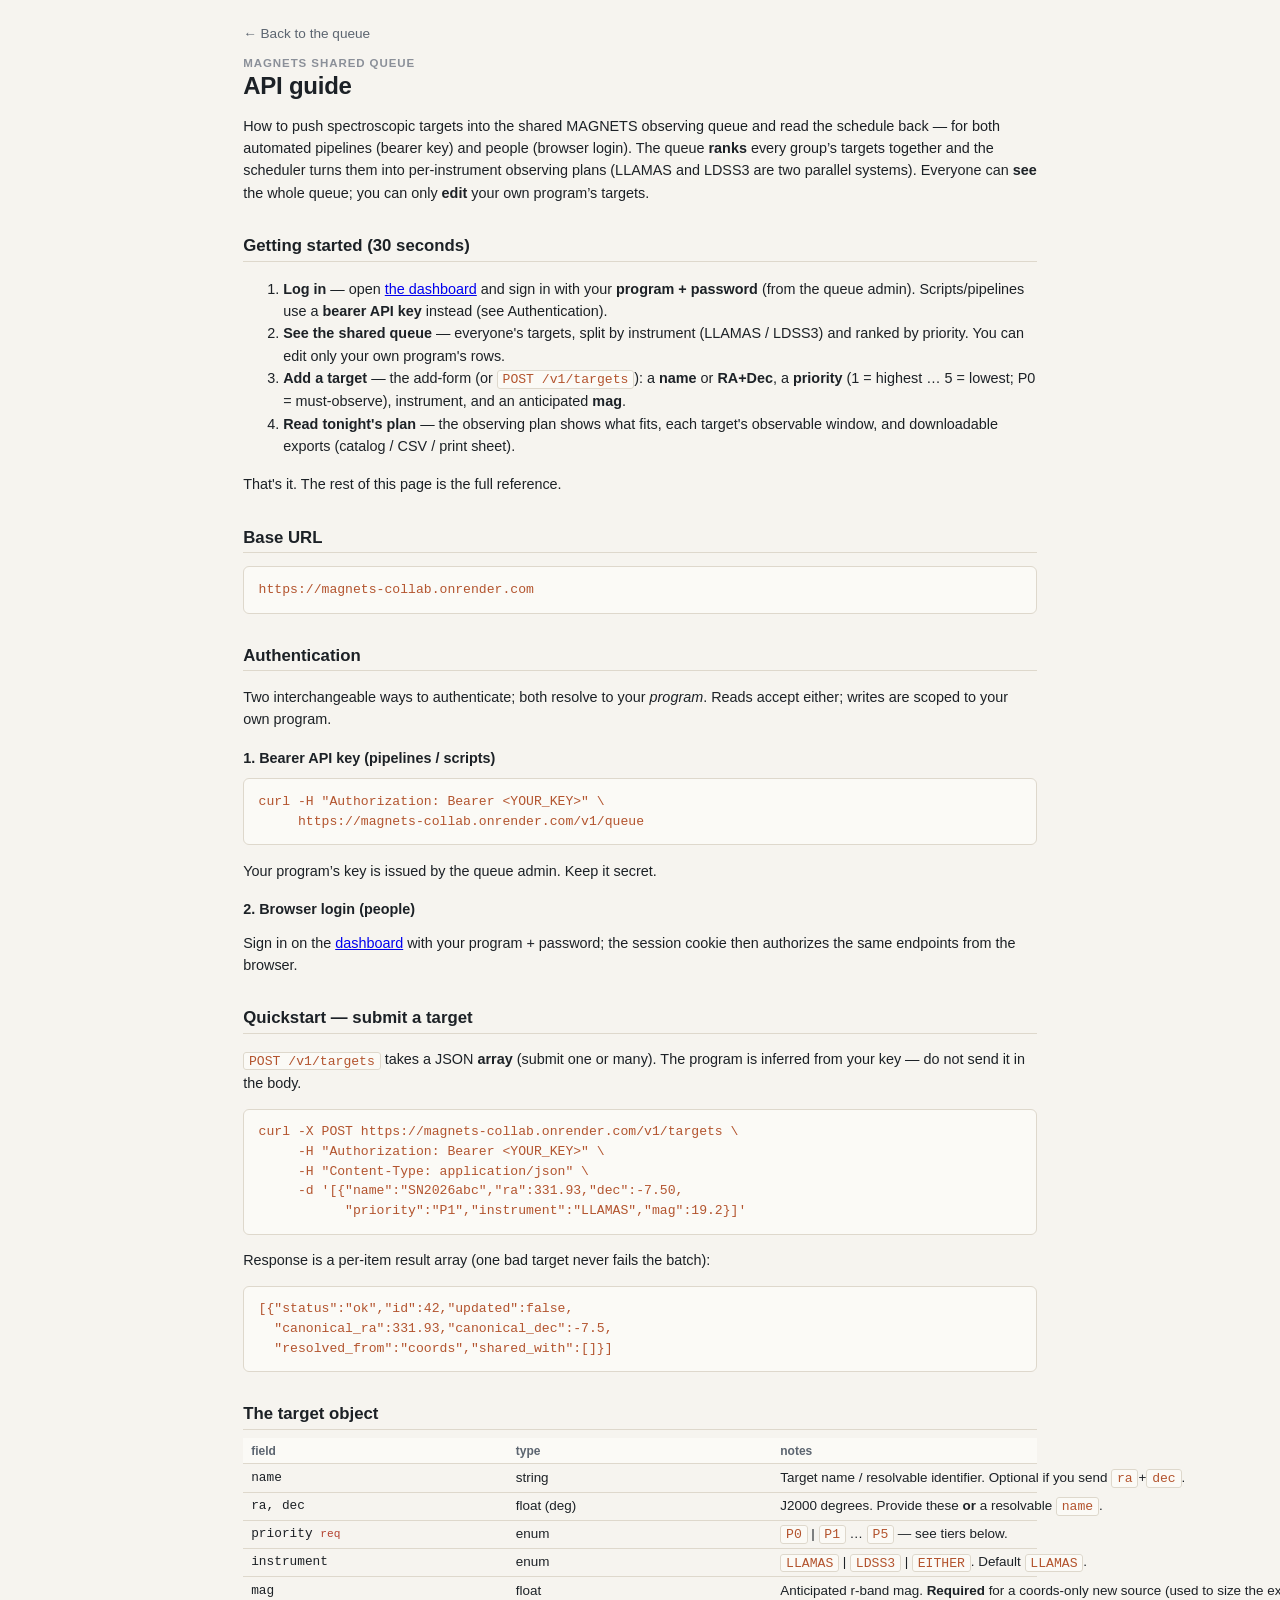
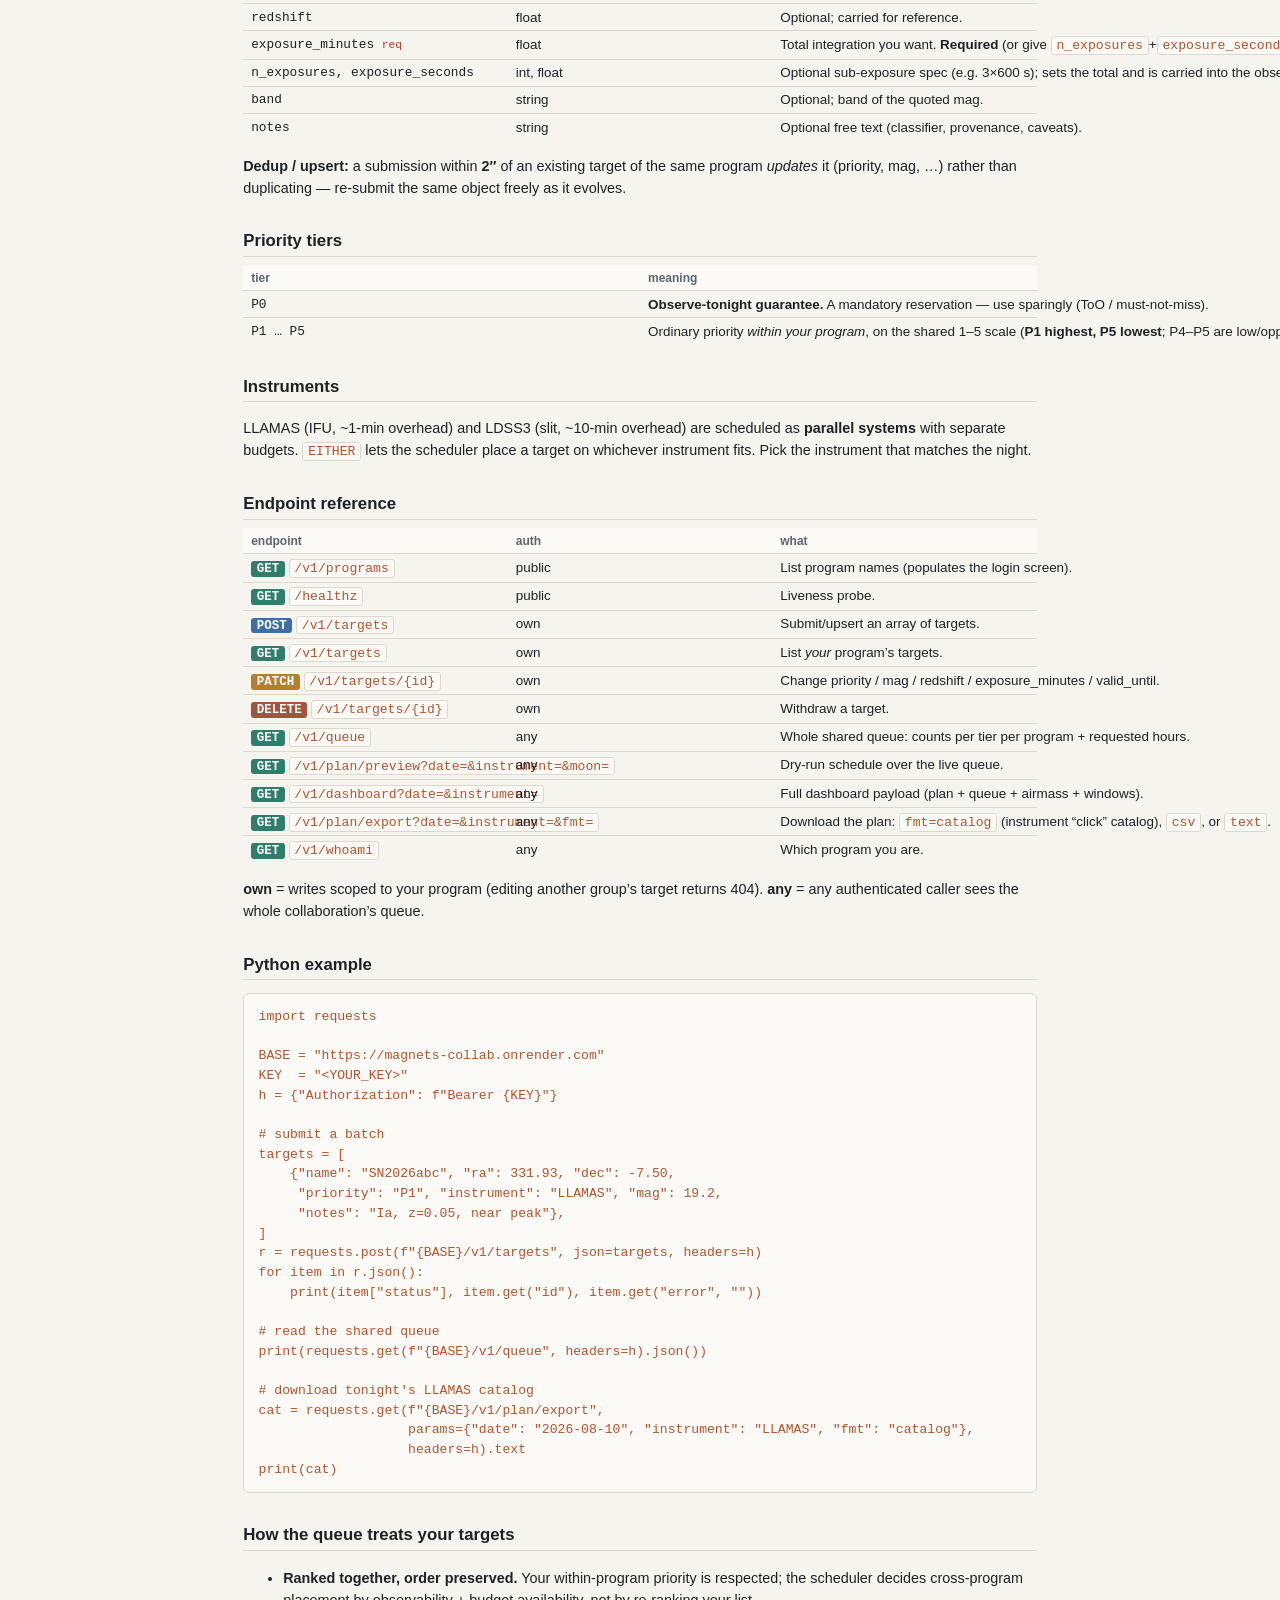
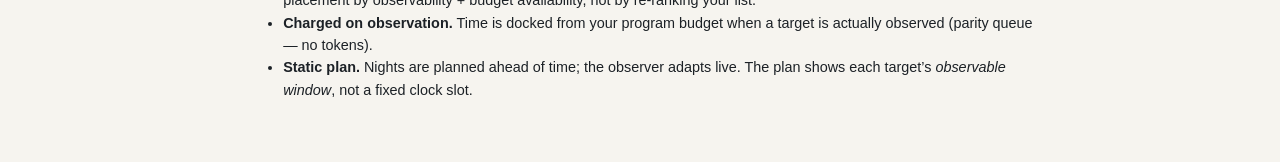
<file: web/guide.html>
<!DOCTYPE html>
<html lang="en">
<head>
  <meta charset="utf-8">
  <meta name="viewport" content="width=device-width, initial-scale=1">
  <title>MAGNETS queue — API guide</title>
  <link rel="stylesheet" href="./styles.css">
  <style>
    .doc{max-width:52rem;margin:0 auto;padding:1.5rem 1.2rem 4rem;
      color:var(--ink);font-family:var(--sans);}
    .doc .eyebrow{font-size:.72rem;letter-spacing:.08em;text-transform:uppercase;color:var(--faint);}
    .doc h1{font-size:1.5rem;margin:.2rem 0 .3rem;}
    .doc h2{font-size:1.05rem;margin:2rem 0 .5rem;border-bottom:1px solid var(--hair);padding-bottom:.3rem;}
    .doc h3{font-size:.9rem;margin:1.2rem 0 .3rem;}
    .doc p,.doc li{color:var(--ink);font-size:.9rem;line-height:1.55;}
    .doc code{font-family:var(--mono);font-size:.82rem;background:var(--panel);
      border:1px solid var(--hair);border-radius:3px;padding:.05rem .3rem;}
    .doc pre{background:var(--panel);border:1px solid var(--hair);border-radius:6px;
      padding:.8rem .9rem;overflow-x:auto;font-family:var(--mono);font-size:.8rem;line-height:1.5;}
    .doc pre code{background:none;border:none;padding:0;}
    .doc table{width:100%;max-width:100%;table-layout:fixed;border-collapse:collapse;margin:.5rem 0;font-size:.84rem;}
    .doc th,.doc td{text-align:left;padding:.35rem .5rem;border-bottom:1px solid var(--hair);vertical-align:top;overflow-wrap:anywhere;}
    .doc td:first-child{width:26%;}   /* keep the label/endpoint column from starving the description */
    .doc th{color:var(--slate);font-weight:600;}
    .doc .m{font-family:var(--mono);font-size:.8rem;white-space:nowrap;}
    .doc .req{color:var(--err);font-size:.7rem;}
    .doc .back{display:inline-block;margin-bottom:1rem;color:var(--slate);text-decoration:none;font-size:.85rem;}
    .doc .back:hover{color:var(--ink);}
    .doc .verb{font-family:var(--mono);font-weight:700;font-size:.78rem;padding:.05rem .35rem;border-radius:3px;color:#fff;}
    .verb-get{background:#2f7d6b;} .verb-post{background:#3d6ea5;}
    .verb-patch{background:#b3802e;} .verb-delete{background:#a5533d;}
  </style>
</head>
<body>
  <div class="doc">
    <a class="back" href="./">&larr; Back to the queue</a>
    <div class="eyebrow">MAGNETS shared queue</div>
    <h1>API guide</h1>
    <p>How to push spectroscopic targets into the shared MAGNETS observing queue and read
      the schedule back &mdash; for both automated pipelines (bearer key) and people
      (browser login). The queue <b>ranks</b> every group&rsquo;s targets together and the
      scheduler turns them into per-instrument observing plans (LLAMAS and LDSS3 are two
      parallel systems). Everyone can <b>see</b> the whole queue; you can only <b>edit</b>
      your own program&rsquo;s targets.</p>

    <h2>Getting started (30 seconds)</h2>
    <ol>
      <li><b>Log in</b> — open <a href="./">the dashboard</a> and sign in with your <b>program + password</b> (from the queue admin). Scripts/pipelines use a <b>bearer API key</b> instead (see Authentication).</li>
      <li><b>See the shared queue</b> — everyone's targets, split by instrument (LLAMAS / LDSS3) and ranked by priority. You can edit only your own program's rows.</li>
      <li><b>Add a target</b> — the add-form (or <code>POST /v1/targets</code>): a <b>name</b> or <b>RA+Dec</b>, a <b>priority</b> (1 = highest … 5 = lowest; P0 = must-observe), instrument, and an anticipated <b>mag</b>.</li>
      <li><b>Read tonight's plan</b> — the observing plan shows what fits, each target's observable window, and downloadable exports (catalog / CSV / print sheet).</li>
    </ol>
    <p>That's it. The rest of this page is the full reference.</p>

    <h2>Base URL</h2>
    <pre><code>https://magnets-collab.onrender.com</code></pre>

    <h2>Authentication</h2>
    <p>Two interchangeable ways to authenticate; both resolve to your <em>program</em>.
      Reads accept either; writes are scoped to your own program.</p>
    <h3>1. Bearer API key (pipelines / scripts)</h3>
    <pre><code>curl -H "Authorization: Bearer &lt;YOUR_KEY&gt;" \
     https://magnets-collab.onrender.com/v1/queue</code></pre>
    <p>Your program&rsquo;s key is issued by the queue admin. Keep it secret.</p>
    <h3>2. Browser login (people)</h3>
    <p>Sign in on the <a href="./">dashboard</a> with your program + password; the session
      cookie then authorizes the same endpoints from the browser.</p>

    <h2>Quickstart &mdash; submit a target</h2>
    <p><code>POST /v1/targets</code> takes a JSON <b>array</b> (submit one or many). The
      program is inferred from your key &mdash; do not send it in the body.</p>
    <pre><code>curl -X POST https://magnets-collab.onrender.com/v1/targets \
     -H "Authorization: Bearer &lt;YOUR_KEY&gt;" \
     -H "Content-Type: application/json" \
     -d '[{"name":"SN2026abc","ra":331.93,"dec":-7.50,
           "priority":"P1","instrument":"LLAMAS","mag":19.2}]'</code></pre>
    <p>Response is a per-item result array (one bad target never fails the batch):</p>
    <pre><code>[{"status":"ok","id":42,"updated":false,
  "canonical_ra":331.93,"canonical_dec":-7.5,
  "resolved_from":"coords","shared_with":[]}]</code></pre>

    <h2>The target object</h2>
    <table>
      <tr><th>field</th><th>type</th><th>notes</th></tr>
      <tr><td class="m">name</td><td>string</td><td>Target name / resolvable identifier. Optional if you send <code>ra</code>+<code>dec</code>.</td></tr>
      <tr><td class="m">ra, dec</td><td>float (deg)</td><td>J2000 degrees. Provide these <b>or</b> a resolvable <code>name</code>.</td></tr>
      <tr><td class="m">priority <span class="req">req</span></td><td>enum</td><td><code>P0</code> | <code>P1</code> … <code>P5</code> &mdash; see tiers below.</td></tr>
      <tr><td class="m">instrument</td><td>enum</td><td><code>LLAMAS</code> | <code>LDSS3</code> | <code>EITHER</code>. Default <code>LLAMAS</code>.</td></tr>
      <tr><td class="m">mag</td><td>float</td><td>Anticipated r-band mag. <b>Required</b> for a coords-only new source (used to size the exposure).</td></tr>
      <tr><td class="m">redshift</td><td>float</td><td>Optional; carried for reference.</td></tr>
      <tr><td class="m">exposure_minutes <span class="req">req</span></td><td>float</td><td>Total integration you want. <b>Required</b> (or give <code>n_exposures</code>+<code>exposure_seconds</code>). We size exposures only for our own pipeline Ia candidates &mdash; you set yours.</td></tr>
      <tr><td class="m">n_exposures, exposure_seconds</td><td>int, float</td><td>Optional sub-exposure spec (e.g. 3&times;600&nbsp;s); sets the total and is carried into the observing sheet.</td></tr>
      <tr><td class="m">band</td><td>string</td><td>Optional; band of the quoted mag.</td></tr>
      <tr><td class="m">notes</td><td>string</td><td>Optional free text (classifier, provenance, caveats).</td></tr>
    </table>
    <p><b>Dedup / upsert:</b> a submission within <b>2&Prime;</b> of an existing target of the
      same program <em>updates</em> it (priority, mag, &hellip;) rather than duplicating &mdash;
      re-submit the same object freely as it evolves.</p>

    <h2>Priority tiers</h2>
    <table>
      <tr><th>tier</th><th>meaning</th></tr>
      <tr><td class="m">P0</td><td><b>Observe-tonight guarantee.</b> A mandatory reservation &mdash; use sparingly (ToO / must-not-miss).</td></tr>
      <tr><td class="m">P1&nbsp;…&nbsp;P5</td><td>Ordinary priority <em>within your program</em>, on the shared 1&ndash;5 scale (<b>P1 highest, P5 lowest</b>; P4&ndash;P5 are low/opportunistic &mdash; e.g. fillers for otherwise-idle sky). This is your delegated authority: your P1 outranks your P2, and we never re-sort your internal order. Cross-program fairness is handled by budget availability, not by re-ranking your list.</td></tr>
    </table>

    <h2>Instruments</h2>
    <p>LLAMAS (IFU, ~1-min overhead) and LDSS3 (slit, ~10-min overhead) are scheduled as
      <b>parallel systems</b> with separate budgets. <code>EITHER</code> lets the scheduler
      place a target on whichever instrument fits. Pick the instrument that matches the night.</p>

    <h2>Endpoint reference</h2>
    <table>
      <tr><th>endpoint</th><th>auth</th><th>what</th></tr>
      <tr><td><span class="verb verb-get">GET</span> <code>/v1/programs</code></td><td>public</td><td>List program names (populates the login screen).</td></tr>
      <tr><td><span class="verb verb-get">GET</span> <code>/healthz</code></td><td>public</td><td>Liveness probe.</td></tr>
      <tr><td><span class="verb verb-post">POST</span> <code>/v1/targets</code></td><td>own</td><td>Submit/upsert an array of targets.</td></tr>
      <tr><td><span class="verb verb-get">GET</span> <code>/v1/targets</code></td><td>own</td><td>List <em>your</em> program&rsquo;s targets.</td></tr>
      <tr><td><span class="verb verb-patch">PATCH</span> <code>/v1/targets/{id}</code></td><td>own</td><td>Change priority / mag / redshift / exposure_minutes / valid_until.</td></tr>
      <tr><td><span class="verb verb-delete">DELETE</span> <code>/v1/targets/{id}</code></td><td>own</td><td>Withdraw a target.</td></tr>
      <tr><td><span class="verb verb-get">GET</span> <code>/v1/queue</code></td><td>any</td><td>Whole shared queue: counts per tier per program + requested hours.</td></tr>
      <tr><td><span class="verb verb-get">GET</span> <code>/v1/plan/preview?date=&amp;instrument=&amp;moon=</code></td><td>any</td><td>Dry-run schedule over the live queue.</td></tr>
      <tr><td><span class="verb verb-get">GET</span> <code>/v1/dashboard?date=&amp;instrument=</code></td><td>any</td><td>Full dashboard payload (plan + queue + airmass + windows).</td></tr>
      <tr><td><span class="verb verb-get">GET</span> <code>/v1/plan/export?date=&amp;instrument=&amp;fmt=</code></td><td>any</td><td>Download the plan: <code>fmt=catalog</code> (instrument &ldquo;click&rdquo; catalog), <code>csv</code>, or <code>text</code>.</td></tr>
      <tr><td><span class="verb verb-get">GET</span> <code>/v1/whoami</code></td><td>any</td><td>Which program you are.</td></tr>
    </table>
    <p><b>own</b> = writes scoped to your program (editing another group&rsquo;s target returns
      404). <b>any</b> = any authenticated caller sees the whole collaboration&rsquo;s queue.</p>

    <h2>Python example</h2>
    <pre><code>import requests

BASE = "https://magnets-collab.onrender.com"
KEY  = "&lt;YOUR_KEY&gt;"
h = {"Authorization": f"Bearer {KEY}"}

# submit a batch
targets = [
    {"name": "SN2026abc", "ra": 331.93, "dec": -7.50,
     "priority": "P1", "instrument": "LLAMAS", "mag": 19.2,
     "notes": "Ia, z=0.05, near peak"},
]
r = requests.post(f"{BASE}/v1/targets", json=targets, headers=h)
for item in r.json():
    print(item["status"], item.get("id"), item.get("error", ""))

# read the shared queue
print(requests.get(f"{BASE}/v1/queue", headers=h).json())

# download tonight's LLAMAS catalog
cat = requests.get(f"{BASE}/v1/plan/export",
                   params={"date": "2026-08-10", "instrument": "LLAMAS", "fmt": "catalog"},
                   headers=h).text
print(cat)</code></pre>

    <h2>How the queue treats your targets</h2>
    <ul>
      <li><b>Ranked together, order preserved.</b> Your within-program priority is respected; the scheduler decides cross-program placement by observability + budget availability, not by re-ranking your list.</li>
      <li><b>Charged on observation.</b> Time is docked from your program budget when a target is actually observed (parity queue &mdash; no tokens).</li>
      <li><b>Static plan.</b> Nights are planned ahead of time; the observer adapts live. The plan shows each target&rsquo;s <em>observable window</em>, not a fixed clock slot.</li>
    </ul>
  </div>
</body>
</html>
</file>
<file: web/styles.css>
:root{
  --paper:#f6f4ef;--panel:#fbfaf6;--ink:#1c2126;--slate:#5c6570;--faint:#8b9099;
  --hair:#ded8cc;--hair2:#ece7dc;--copper:#b3542e;
  --tP0:#b3542e;--tP1:#3a4650;--tP2:#7a8590;--tP3:#c2c8ce;
  --ok:#1f6b57;--err:#b3402e;
  --mono:ui-monospace,"SF Mono",Menlo,Consolas,monospace;
  --sans:-apple-system,BlinkMacSystemFont,"Segoe UI","Avenir Next",Helvetica,Arial,sans-serif;
}
@media (prefers-color-scheme: dark){
  :root{
    --paper:#16181b;--panel:#1d2024;--ink:#e9e6df;--slate:#a3aab3;--faint:#767d86;
    --hair:#33373d;--hair2:#282c31;--copper:#d47a4e;
    --tP1:#8b97a3;--tP2:#5c6570;--tP3:#3a4046;
    --ok:#57b493;--err:#e0715a;
  }
}
:root[data-theme="dark"]{
  --paper:#16181b;--panel:#1d2024;--ink:#e9e6df;--slate:#a3aab3;--faint:#767d86;
  --hair:#33373d;--hair2:#282c31;--copper:#d47a4e;
  --tP1:#8b97a3;--tP2:#5c6570;--tP3:#3a4046;--ok:#57b493;--err:#e0715a;
}
:root[data-theme="light"]{
  --paper:#f6f4ef;--panel:#fbfaf6;--ink:#1c2126;--slate:#5c6570;--faint:#8b9099;
  --hair:#ded8cc;--hair2:#ece7dc;--copper:#b3542e;
  --tP1:#3a4650;--tP2:#7a8590;--tP3:#c2c8ce;--ok:#1f6b57;--err:#b3402e;
}
*{box-sizing:border-box;}
body,html{background:var(--paper);margin:0;}
.wrap{max-width:60rem;margin:0 auto;padding:2.2rem 1.3rem 5rem;font-family:var(--sans);color:var(--ink);}
.eyebrow{font-size:.72rem;letter-spacing:.14em;text-transform:uppercase;color:var(--copper);font-weight:700;}
h1{font-size:1.6rem;font-weight:760;letter-spacing:-.01em;margin:.15rem 0 .1rem;}
.proto{display:inline-block;font-size:.68rem;font-weight:700;text-transform:uppercase;letter-spacing:.04em;
  background:var(--copper);color:#fff;padding:.12em .5em;border-radius:3px;vertical-align:middle;margin-left:.4rem;}
.meta{font-size:.88rem;color:var(--slate);font-family:var(--mono);}
.topbar{display:flex;justify-content:space-between;align-items:flex-start;gap:1rem;flex-wrap:wrap;}
.whoami{font-size:.78rem;color:var(--slate);text-align:right;}
.whoami b{color:var(--ink);}
.summary{display:flex;flex-wrap:wrap;gap:1.5rem;margin:1.2rem 0 .3rem;padding:1rem 1.2rem;
  background:var(--panel);border:1px solid var(--hair);border-radius:6px;}
.summary .v{font-size:1.5rem;font-weight:740;font-variant-numeric:tabular-nums;line-height:1;}
.summary .l{font-size:.75rem;color:var(--slate);}
.stat{display:flex;flex-direction:column;gap:.1rem;}
h2{font-size:1rem;font-weight:700;margin:2rem 0 .3rem;}
h2 .hint{font-weight:400;font-size:.8rem;color:var(--faint);margin-left:.4rem;}
/* 2026B observing schedule bar */
.nights{display:flex;gap:.5rem;overflow-x:auto;padding:.15rem .1rem .5rem;}
.nights.loading{opacity:.5;pointer-events:none;}
.night{flex:0 0 auto;display:flex;flex-direction:column;align-items:flex-start;gap:.15rem;
  min-width:5.6rem;padding:.45rem .6rem;border:1px solid var(--hair);border-radius:6px;
  background:var(--panel);color:var(--ink);cursor:pointer;text-align:left;font:inherit;}
.night:hover{border-color:var(--slate);}
.night.on{border-color:var(--ink);box-shadow:inset 0 0 0 1px var(--ink);}
.night.past:not(.on){opacity:.45;}
.night.past:not(.on):hover{opacity:.8;}
.night .nd{font-weight:600;font-size:.82rem;}
.night .ni{font-family:var(--mono);font-size:.66rem;letter-spacing:.02em;
  padding:.02rem .3rem;border-radius:3px;color:#fff;}
.night .ni-llamas{background:#2f7d6b;}
.night .ni-ldss3{background:#6a4a86;}
.night .nl{font-size:.66rem;color:var(--faint);margin-left:.25rem;}
.night .no{font-size:.7rem;color:var(--slate);}
.night.cancelled{position:relative;opacity:.45;cursor:not-allowed;
  background:repeating-linear-gradient(-45deg,transparent,transparent 5px,var(--hair2) 5px,var(--hair2) 6px);}
.night.cancelled .nd{text-decoration:line-through;}
.night.cancelled .no{color:var(--err);}
.night.cancelled:hover{border-color:var(--hair);}
.night .nx{position:absolute;top:.15rem;right:.3rem;color:var(--err);font-weight:700;font-size:.85rem;line-height:1;}
.exports{display:flex;flex-wrap:wrap;align-items:center;gap:.4rem;
  margin:.1rem 0 .6rem;font-size:.75rem;}
.exports .exports-label{color:var(--faint);margin-right:.15rem;}
.exports a{color:var(--slate);text-decoration:none;border:1px solid var(--hair);
  border-radius:4px;padding:.15rem .55rem;cursor:pointer;}
.exports a:hover{color:var(--ink);border-color:var(--slate);}
/* observing-plan target cell + observability-window flag */
.tname{font-weight:600;}
.nominal{display:block;font-size:.68rem;color:var(--faint);font-family:var(--mono);}
.wflag{font-size:.72rem;white-space:nowrap;}
.am{color:var(--faint);font-size:.72rem;}
/* queue split by instrument */
.qgroup{margin-top:1rem;}
.qgroup-h{display:flex;align-items:center;gap:.5rem;font-size:.9rem;font-weight:700;margin:0 0 .35rem;}
.qgroup-h .ai{font-family:var(--mono);font-size:.66rem;color:#fff;padding:.05rem .35rem;border-radius:3px;}
.qgroup-h .ai-llamas{background:#2f7d6b;} .qgroup-h .ai-ldss3{background:#6a4a86;} .qgroup-h .ai-either{background:#7a8590;}
.qgroup-h .qcount{font-weight:400;font-size:.75rem;color:var(--faint);}
.guidelink{color:var(--slate);text-decoration:none;border-bottom:1px dotted var(--slate);}
.guidelink:hover{color:var(--ink);border-bottom-color:var(--ink);}
.guidecallout{margin-top:1.1rem;padding:.6rem .8rem;font-size:.82rem;line-height:1.45;
  background:var(--panel);border:1px solid var(--hair);border-left:3px solid var(--copper);border-radius:5px;}
.guidecallout a{color:var(--copper);font-weight:600;text-decoration:none;}
.guidecallout a:hover{text-decoration:underline;}
.rn-wrap{border:1px solid var(--hair);border-radius:6px;background:var(--panel);padding:1rem 1.1rem;}
.rn-controls{display:flex;align-items:center;gap:.8rem;flex-wrap:wrap;margin-bottom:.6rem;font-size:.82rem;color:var(--slate);}
.rn-controls input[type=range]{flex:1;min-width:14rem;accent-color:var(--copper);}
.rn-now{font-family:var(--mono);font-weight:700;font-size:1.02rem;color:var(--ink);}
.am-wrap{overflow-x:auto;}
.am-svg{display:block;min-width:42rem;width:100%;height:auto;}
.am-svg path.trace{fill:none;stroke-width:1.1;opacity:.16;transition:opacity .1s,stroke-width .1s;}
.am-svg path.trace.up{opacity:.5;stroke-width:1.5;}
.am-svg path.trace.hi{opacity:1;stroke-width:2.7;}
.am-svg path.trace.hot{opacity:1;stroke-width:4;}
.am-marker{fill:#e0a020;stroke:#6b4e00;stroke-width:1.3;pointer-events:none;}
.rn-card{cursor:pointer;}
.rn-card.pinned{box-shadow:0 0 0 2px #e0a020 inset;}
.am-svg .limit{stroke:var(--err);stroke-dasharray:4 3;stroke-width:1;}
.am-svg .cursor{stroke:var(--ink);stroke-width:1.5;}
.am-svg .gl{stroke:var(--hair2);}
.rn-head{font-size:.8rem;color:var(--slate);margin:.7rem 0 .4rem;}
.rn-head b{color:var(--ink);}
.rn-panel{display:flex;flex-direction:column;gap:.4rem;}
.rn-card{display:flex;align-items:center;gap:.7rem;border:1px solid var(--hair);border-left-width:3px;
  border-radius:5px;padding:.45rem .7rem;background:var(--panel);}
.rn-card.top{box-shadow:0 0 0 2px var(--copper) inset;}
.rn-rank{font-family:var(--mono);font-weight:700;color:var(--faint);min-width:1.5rem;text-align:right;}
.rn-main{flex:1;min-width:0;}
.rn-card .nm{font-weight:650;font-size:.85rem;}
.rn-card .sub{font-size:.72rem;color:var(--slate);margin-top:.12rem;display:flex;gap:.75rem;flex-wrap:wrap;font-variant-numeric:tabular-nums;}
.progs{display:grid;grid-template-columns:repeat(auto-fit,minmax(16rem,1fr));gap:.8rem;margin-top:.6rem;}
.card{border:1px solid var(--hair);border-top-width:3px;border-radius:6px;padding:.8rem .9rem;background:var(--panel);}
.card h3{margin:0 0 .15rem;font-size:.9rem;font-weight:700;display:flex;align-items:center;gap:.4rem;}
.card .sci{font-size:.75rem;color:var(--slate);margin-bottom:.5rem;}
.card .nums{display:flex;justify-content:space-between;font-size:.75rem;color:var(--slate);font-variant-numeric:tabular-nums;}
.card .split{font-size:.72rem;color:var(--faint);font-family:var(--mono);margin-top:.35rem;}
.card.mine{box-shadow:0 0 0 2px var(--copper) inset;}
/* time allocations */
.allocs{display:flex;flex-wrap:wrap;gap:.8rem;}
.allocs .card{min-width:15rem;flex:1 1 15rem;}
.alloc-row{display:flex;align-items:center;gap:.5rem;margin-top:.4rem;font-size:.75rem;}
.alloc-row .ai{font-family:var(--mono);font-size:.66rem;color:#fff;padding:.05rem .3rem;border-radius:3px;min-width:3.4rem;text-align:center;}
.alloc-row .ai-llamas{background:#2f7d6b;} .alloc-row .ai-ldss3{background:#6a4a86;}
.alloc-row .bar{flex:1;height:.55rem;background:var(--hair2);border-radius:3px;overflow:hidden;}
.alloc-row .bar .fill{display:block;height:100%;background:var(--copper);}
.alloc-row .al{color:var(--ink);font-variant-numeric:tabular-nums;white-space:nowrap;}
.alloc-row .al .rem{color:var(--faint);}
.alloc-row .al.none{color:var(--faint);}
.filters{display:flex;gap:.4rem;flex-wrap:wrap;margin:.3rem 0 .7rem;}
.filters button{font-family:var(--sans);font-size:.78rem;font-weight:600;color:var(--slate);background:var(--panel);
  border:1px solid var(--hair);border-radius:999px;padding:.25rem .8rem;cursor:pointer;}
.filters button[aria-pressed="true"]{background:var(--ink);color:var(--paper);border-color:var(--ink);}
.filters button:focus-visible{outline:2px solid var(--copper);outline-offset:2px;}
.tablewrap{overflow-x:auto;border:1px solid var(--hair);border-radius:6px;}
table{border-collapse:collapse;width:100%;font-size:.85rem;}
th,td{text-align:left;padding:.46rem .7rem;border-bottom:1px solid var(--hair2);white-space:nowrap;}
th{background:var(--panel);font-weight:650;font-size:.75rem;color:var(--slate);position:sticky;top:0;}
tr:last-child td{border-bottom:none;}
td.num{font-family:var(--mono);font-variant-numeric:tabular-nums;}
tbody tr.hot{background:var(--hair2);} tbody tr.hide{display:none;}
tbody tr.tierbreak td{border-top:2px solid var(--hair);}
tbody tr.mine td{background:color-mix(in srgb, var(--copper) 7%, transparent);}
.dot{width:.6rem;height:.6rem;border-radius:50%;display:inline-block;margin-right:.4rem;vertical-align:middle;}
.chip{display:inline-block;font-size:.7rem;font-weight:700;font-family:var(--mono);padding:.08em .45em;border-radius:3px;color:#fff;}
.st{display:inline-flex;align-items:center;gap:.3rem;font-size:.74rem;font-weight:600;}
.st .d{width:.5rem;height:.5rem;border-radius:50%;}
.st-sched{color:var(--ok);} .st-over{color:var(--faint);}
.foot{margin-top:2rem;font-size:.8rem;color:var(--slate);border-top:1px solid var(--hair);padding-top:.9rem;}
code{font-family:var(--mono);font-size:.85em;background:var(--hair2);padding:.05em .3em;border-radius:3px;color:var(--copper);}

/* buttons / inputs */
button.btn,input,select{font-family:var(--sans);}
.btn{font-size:.78rem;font-weight:650;border:1px solid var(--hair);border-radius:6px;
  padding:.32rem .8rem;cursor:pointer;background:var(--panel);color:var(--ink);}
.btn:hover{border-color:var(--copper);}
.btn.primary{background:var(--copper);color:#fff;border-color:var(--copper);}
.btn.danger{color:var(--err);border-color:var(--hair);}
.btn.danger:hover{border-color:var(--err);}
.btn:focus-visible{outline:2px solid var(--copper);outline-offset:2px;}
.btn:disabled{opacity:.5;cursor:not-allowed;}

/* login */
.login{max-width:22rem;margin:3rem auto;padding:1.6rem 1.5rem;background:var(--panel);
  border:1px solid var(--hair);border-radius:8px;}
.login h2{margin:.2rem 0 1rem;}
.login label{display:block;font-size:.76rem;color:var(--slate);margin:.7rem 0 .2rem;font-weight:600;}
.login select,.login input{width:100%;padding:.5rem .6rem;font-size:.9rem;border:1px solid var(--hair);
  border-radius:6px;background:var(--paper);color:var(--ink);}
.login .btn{width:100%;margin-top:1.1rem;padding:.55rem;}
.login .err{color:var(--err);font-size:.8rem;margin-top:.7rem;min-height:1rem;}

/* add-target form */
.addform{border:1px solid var(--hair);border-radius:6px;background:var(--panel);padding:.9rem 1rem;margin:.4rem 0 .7rem;}
.addform .row{display:flex;gap:.7rem;flex-wrap:wrap;align-items:flex-end;}
.addform .fld{display:flex;flex-direction:column;gap:.2rem;}
.addform label{font-size:.72rem;color:var(--slate);font-weight:600;}
.addform input,.addform select{padding:.35rem .5rem;font-size:.82rem;border:1px solid var(--hair);
  border-radius:5px;background:var(--paper);color:var(--ink);}
.addform input.w-name{width:9rem;} .addform input.w-num{width:5rem;}
.addform .hint2{font-size:.72rem;color:var(--faint);margin-top:.5rem;}

/* edit controls in queue rows */
.rowedit{display:inline-flex;gap:.4rem;align-items:center;}
.rowedit select{font-size:.75rem;padding:.15rem .3rem;border:1px solid var(--hair);
  border-radius:4px;background:var(--paper);color:var(--ink);}
td.readonly-note{color:var(--faint);font-size:.74rem;}

/* toasts */
.toasts{position:fixed;right:1rem;bottom:1rem;display:flex;flex-direction:column;gap:.5rem;z-index:50;max-width:22rem;}
.toast{padding:.55rem .8rem;border-radius:6px;font-size:.8rem;box-shadow:0 2px 10px rgba(0,0,0,.15);
  border:1px solid var(--hair);background:var(--panel);color:var(--ink);animation:slidein .18s ease-out;}
.toast.ok{border-left:3px solid var(--ok);}
.toast.err{border-left:3px solid var(--err);}
@keyframes slidein{from{opacity:0;transform:translateY(6px);}to{opacity:1;transform:none;}}

.loading{text-align:center;color:var(--slate);padding:4rem 1rem;font-size:.9rem;}
.banner{font-size:.78rem;background:color-mix(in srgb, var(--copper) 12%, var(--panel));
  border:1px solid var(--hair);border-radius:6px;padding:.5rem .8rem;margin:.6rem 0;color:var(--slate);}

@media(prefers-reduced-motion:reduce){
  .am-svg path.trace{transition:none;}
  .toast{animation:none;}
}
/* Mock / rehearsal night: reachable in the strip but unmistakably not real
   telescope time. Dashed amber rather than the solid hairline of a real night,
   and a MOCK tag in the corner. It is also excluded from the auto-selected
   default night, so the dashboard never opens on fabricated data. */
.night.mock{border:1px dashed var(--copper);background:transparent;position:relative;}
.night.mock .nd{color:var(--copper);}
.night.mock .no{color:var(--copper);font-style:italic;}
.night .nmock{position:absolute;top:.15rem;right:.3rem;font-family:var(--mono);
  font-size:.55rem;letter-spacing:.06em;color:var(--copper);opacity:.9;}
</file>
